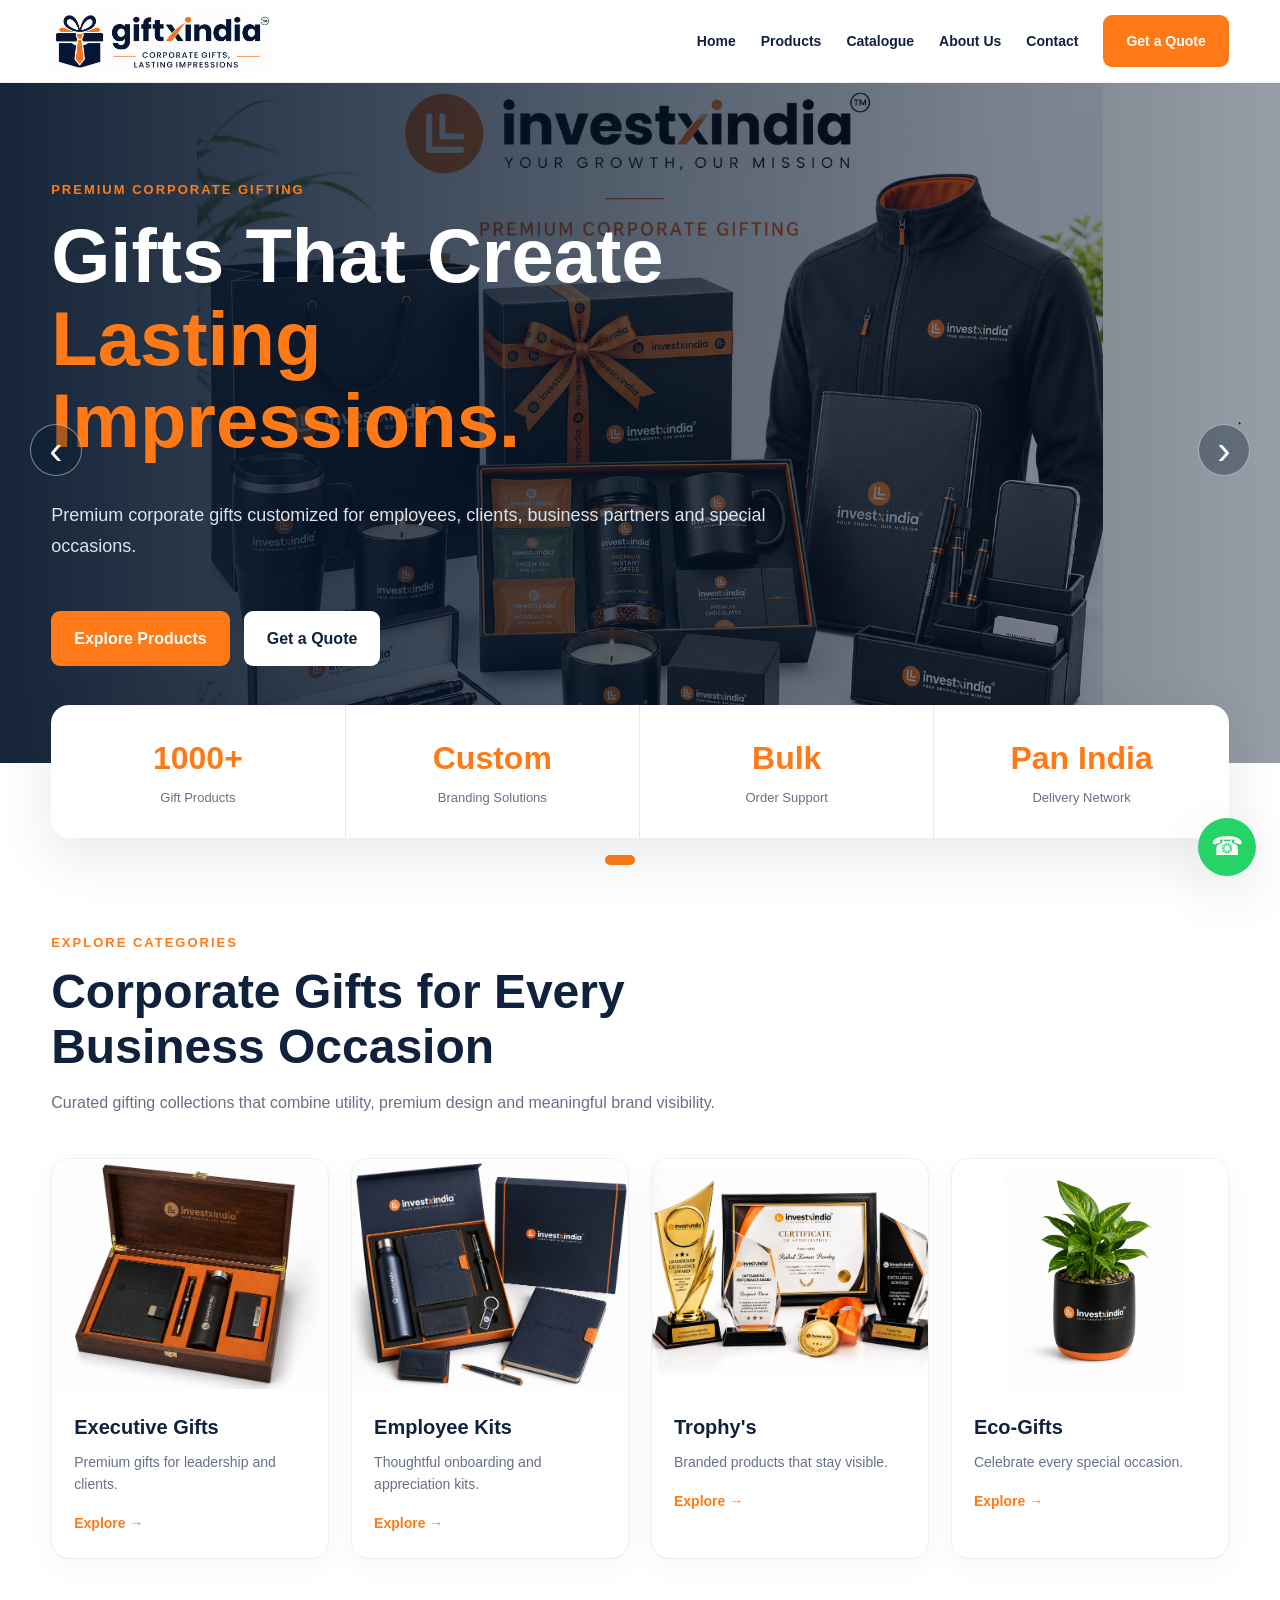
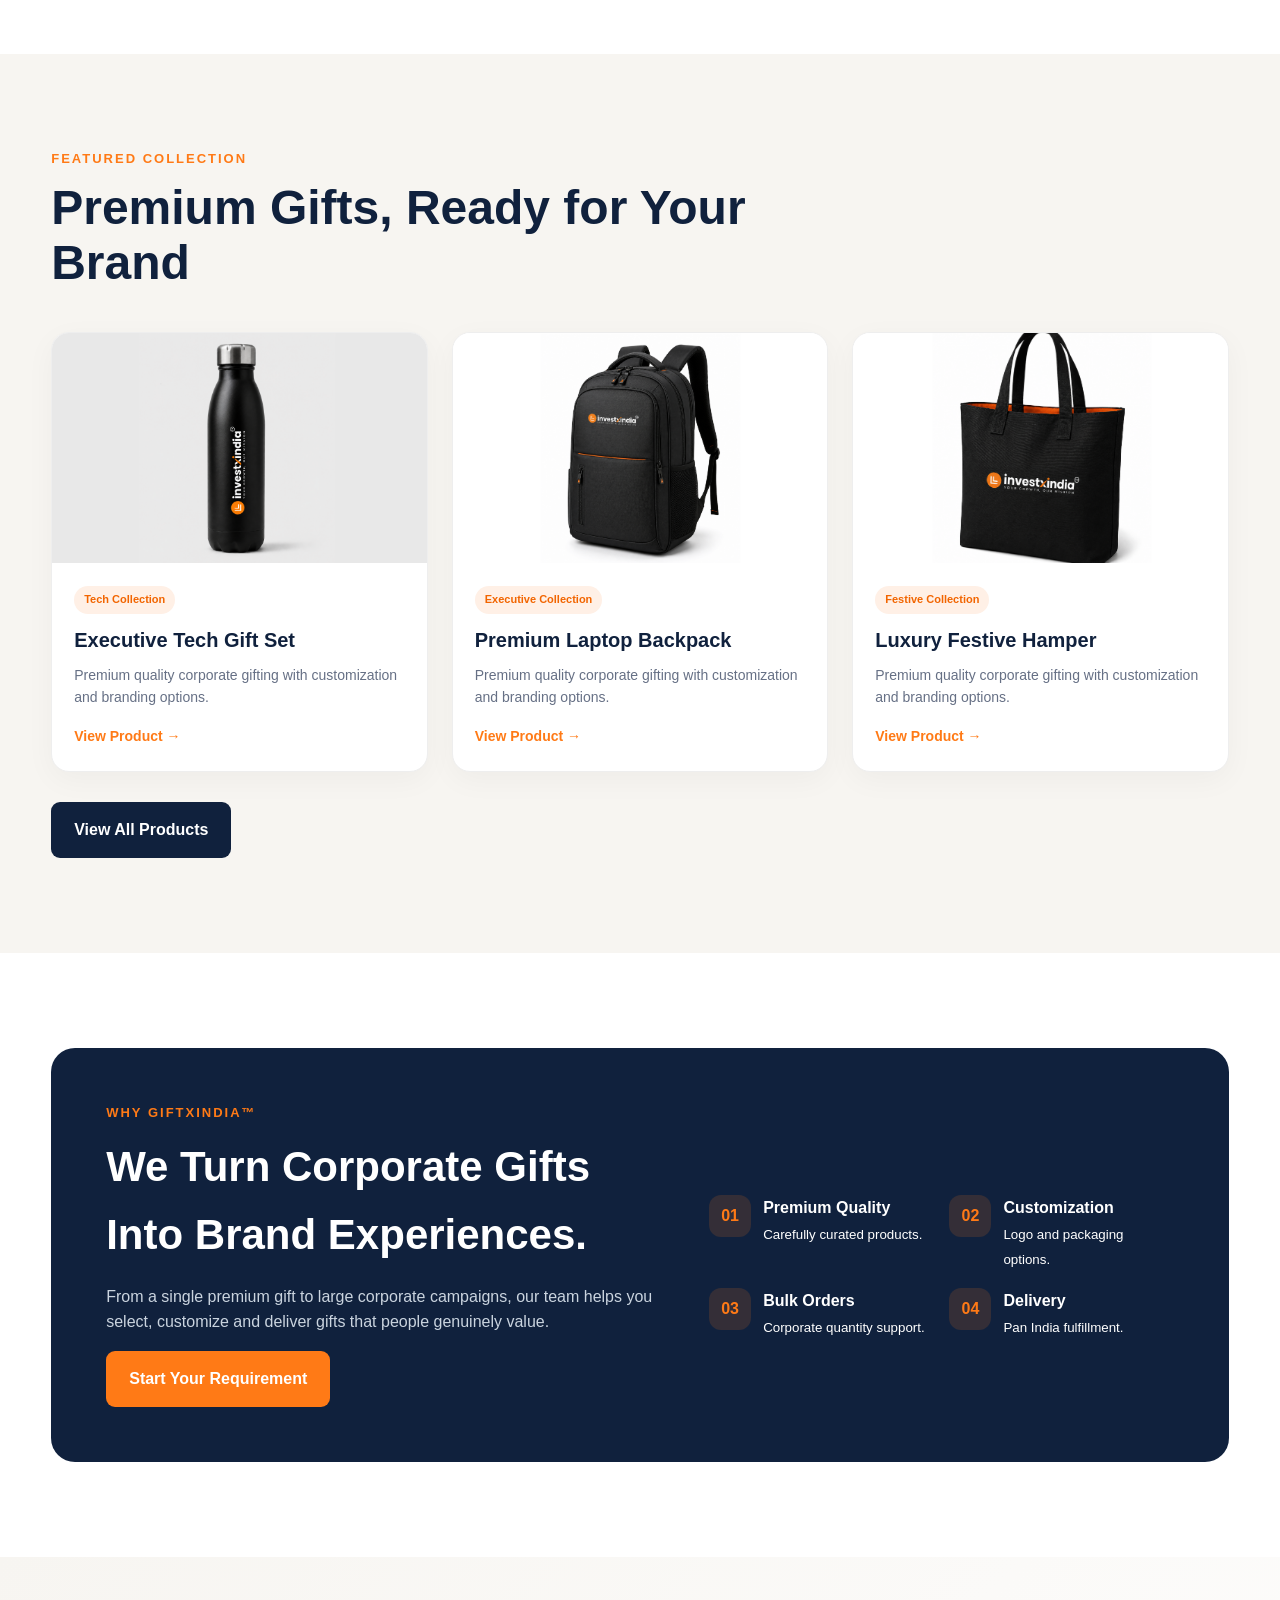
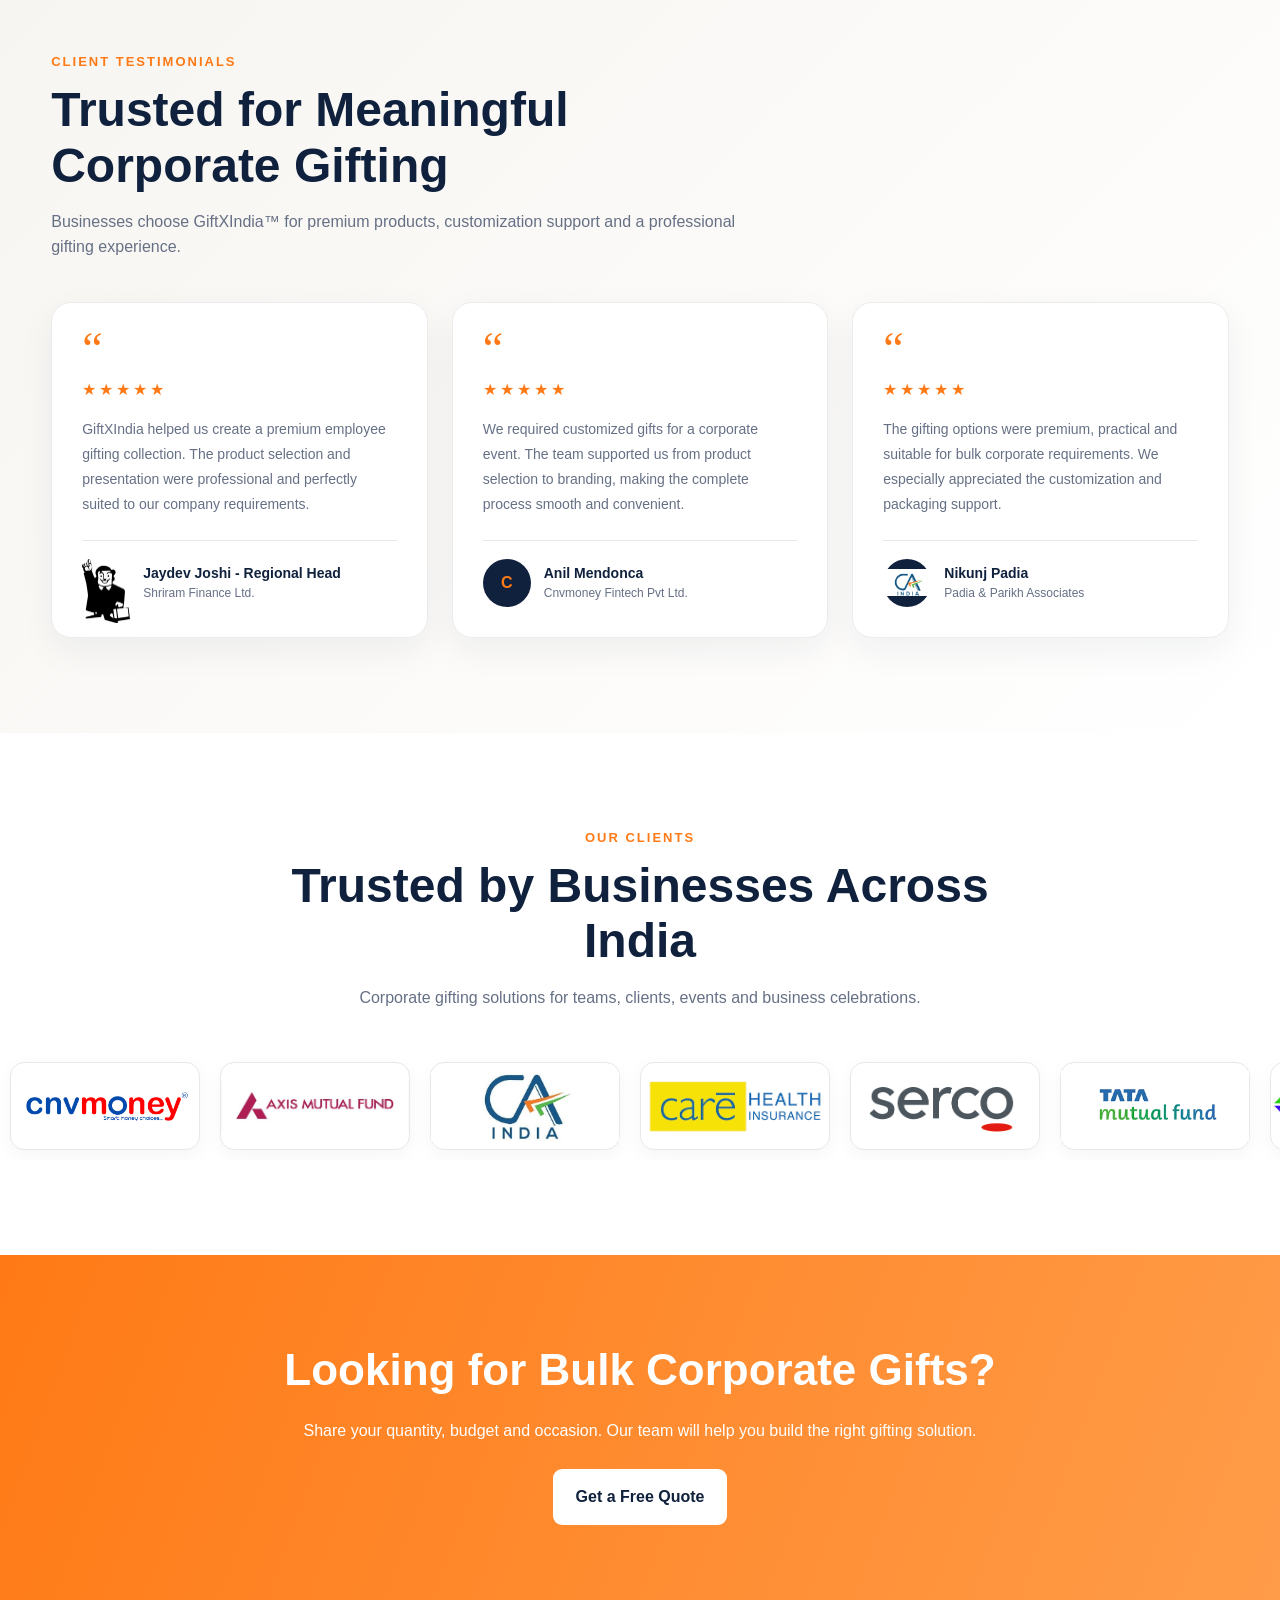
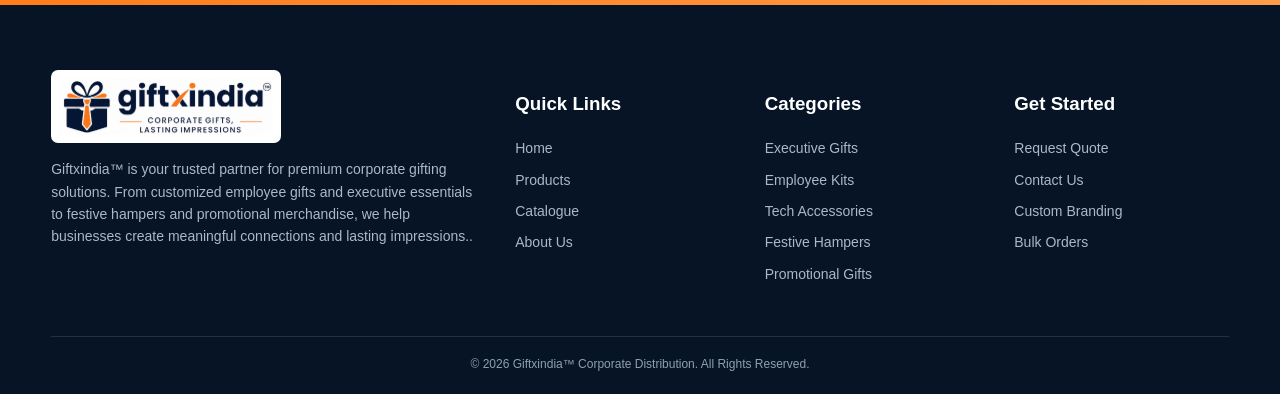
<file: index.html>
<!doctype html>
<html lang="en">

<head>

    <meta charset="utf-8">

    <meta name="viewport" content="width=device-width, initial-scale=1">

    <!-- Website Title -->
    <title>Giftxindia™ | Premium Corporate Gifting</title>

    <!-- Website Description -->
    <meta name="description"
        content="Premium corporate gifts, customized employee kits, festive hampers and promotional merchandise.">

    <!-- Website Favicon / Browser Tab Icon -->
    <link rel="icon" type="image/png" href="assets/icone.png">

    <!-- Apple / Mobile Icon -->
    <link rel="apple-touch-icon" href="assets/icone.png">

    <!-- Website CSS -->
    <link rel="stylesheet" href="assets/styles.css">

</head>

<body>
<header><div class="container nav">
<a class="logo" href="index.html"><img src="assets/giftxindia-logo.png" alt="GiftXIndia™"></a>
<button class="mobile-btn" aria-label="Menu">☰</button>
<nav class="menu">

    <a href="index.html">Home</a>

    <a href="products.html">Products</a>

    <a href="assets/Giftxindia Catalogue.pdf" 
       target="_blank" 
       rel="noopener noreferrer">
        Catalogue
    </a>

    <a href="about.html">About Us</a>

    <a href="contact.html">Contact</a>

    <a class="btn btn-orange" href="quote.html">
        Get a Quote
    </a>

</nav>
</nav></div></header>


<section class="hero-slider" aria-label="Giftxindia promotional slider">

    <!-- SLIDER 1 -->

    <div class="slide active"
         style="background-image:linear-gradient(90deg,rgba(7,23,44,.94),rgba(7,23,44,.42)),url('assets/all-set.png')">

        <div class="container slide-content">

            <div class="eyebrow">Premium Corporate Gifting</div>

            <h1>
                Gifts That Create
                <span>Lasting Impressions.</span>
            </h1>

            <p>
                Premium corporate gifts customized for employees, clients,
                business partners and special occasions.
            </p>

            <div class="hero-actions">
                <a class="btn btn-orange" href="products.html">
                    Explore Products
                </a>

                <a class="btn btn-light" href="quote.html">
                    Get a Quote
                </a>
            </div>

        </div>

    </div>


    <!-- SLIDER 2 -->

    <div class="slide"
         style="background-image:linear-gradient(90deg,rgba(7,23,44,.94),rgba(7,23,44,.42)),url('assets/all-set2.png')">

        <div class="container slide-content">

            <div class="eyebrow">
                Employee Welcome Kits
            </div>

            <h1>
                Welcome Your Team With
                <span>Something Special.</span>
            </h1>

            <p>
                Customized onboarding kits and employee appreciation gifts
                designed to strengthen your workplace culture.
            </p>

            <div class="hero-actions">

                <a class="btn btn-orange" href="products.html">
                    Explore Employee Gifts
                </a>

                <a class="btn btn-light" href="catalogue.html">
                    Request Catalogue
                </a>

            </div>

        </div>

    </div>


    <!-- SLIDER 3 -->

    <div class="slide"
         style="background-image:linear-gradient(90deg,rgba(7,23,44,.94),rgba(7,23,44,.42)),url('assets/diwali-set.png')">

        <div class="container slide-content">

            <div class="eyebrow">
                Festive & Bulk Gifting
            </div>

            <h1>
                Celebrate Every Occasion With
                <span>Premium Gifts.</span>
            </h1>

            <p>
                Festive hampers, luxury gift boxes and customized corporate
                gifting solutions for bulk requirements.
            </p>

            <div class="hero-actions">

                <a class="btn btn-orange" href="quote.html">
                    Plan Bulk Order
                </a>

                <a class="btn btn-light" href="products.html">
                    View Collection
                </a>

            </div>

        </div>

    </div>

</section>

    <button class="slider-arrow prev" aria-label="Previous slide">‹</button>
    <button class="slider-arrow next" aria-label="Next slide">›</button>

    <div class="slider-dots">
        <button class="slider-dot active" data-slide="0" aria-label="Slide 1"></button>
        <button class="slider-dot" data-slide="1" aria-label="Slide 2"></button>
        <button class="slider-dot" data-slide="2" aria-label="Slide 3"></button>
    </div>

</section>

<div class="container stats"><div class="stats-grid"><div class="stat"><strong>1000+</strong><span>Gift Products</span></div><div class="stat"><strong>Custom</strong><span>Branding Solutions</span></div><div class="stat"><strong>Bulk</strong><span>Order Support</span></div><div class="stat"><strong>Pan India</strong><span>Delivery Network</span></div></div></div>
<section class="section"><div class="container"><div class="section-head">
<div class="eyebrow">Explore Categories</div><h2>Corporate Gifts for Every Business Occasion</h2><p>Curated gifting collections that combine utility, premium design and meaningful brand visibility.</p></div><div class="grid-4">
<div class="card"><div class="card-img"><img src="assets/Excutive.png"></div>
<div class="card-body"><h3>Executive Gifts</h3><p>Premium gifts for leadership and clients.</p><a href="products.html" class="link-orange">Explore →</a></div></div>
<div class="card"><div class="card-img"><img src="assets/emp-set.png"></div>
<div class="card-body"><h3>Employee Kits</h3><p>Thoughtful onboarding and appreciation kits.</p><a href="products.html" class="link-orange">Explore →</a></div></div>
<div class="card"><div class="card-img"><img src="assets/trophy-set.png"></div>
<div class="card-body"><h3>Trophy's</h3><p>Branded products that stay visible.</p><a href="products.html" class="link-orange">Explore →</a></div></div>
<div class="card"><div class="card-img"><img src="assets/pot.png"></div>
<div class="card-body"><h3>Eco-Gifts</h3><p>Celebrate every special occasion.</p><a href="products.html" class="link-orange">Explore →</a></div></div>
</div></div></section>
<section class="section section-soft"><div class="container"><div class="section-head"><div class="eyebrow">Featured Collection</div><h2>Premium Gifts, Ready for Your Brand</h2></div><div class="grid-3"><article class="card product-item" data-category="tech"><div class="card-img"><img src="assets/bottle.png" alt="Executive Tech Gift Set"></div><div class="card-body"><span class="product-tag">Tech Collection</span><h3>Executive Tech Gift Set</h3><p>Premium quality corporate gifting with customization and branding options.</p><a class="link-orange" href="product-detail.html">View Product →</a></div></article>
<article class="card product-item" data-category="executive"><div class="card-img"><img src="assets/b-bag.png" alt="Premium Laptop Backpack"></div><div class="card-body"><span class="product-tag">Executive Collection</span><h3>Premium Laptop Backpack</h3><p>Premium quality corporate gifting with customization and branding options.</p><a class="link-orange" href="product-detail.html">View Product →</a></div></article>
<article class="card product-item" data-category="festive"><div class="card-img"><img src="assets/h-bag.png" alt="Luxury Festive Hamper"></div><div class="card-body"><span class="product-tag">Festive Collection</span><h3>Luxury Festive Hamper</h3><p>Premium quality corporate gifting with customization and branding options.</p><a class="link-orange" href="product-detail.html">View Product →</a></div></article></div><div style="margin-top:30px"><a class="btn btn-dark" href="products.html">View All Products</a></div></div></section>
<section class="section"><div class="container"><div class="feature-banner"><div><div class="eyebrow">Why GiftXIndia™</div><h2 style="font-size:42px;margin:10px 0">We Turn Corporate Gifts Into Brand Experiences.</h2><p>From a single premium gift to large corporate campaigns, our team helps you select, customize and deliver gifts that people genuinely value.</p><a class="btn btn-orange" href="quote.html">Start Your Requirement</a></div><div class="feature-list"><div class="feature-item"><div class="icon">01</div><div><b>Premium Quality</b><br><small>Carefully curated products.</small></div></div><div class="feature-item"><div class="icon">02</div><div><b>Customization</b><br><small>Logo and packaging options.</small></div></div><div class="feature-item"><div class="icon">03</div><div><b>Bulk Orders</b><br><small>Corporate quantity support.</small></div></div><div class="feature-item"><div class="icon">04</div><div><b>Delivery</b><br><small>Pan India fulfillment.</small></div></div></div></div></div></section>

<section class="section testimonial-section">
    <div class="container">
        <div class="section-head">
            <div class="eyebrow">Client Testimonials</div>
            <h2>Trusted for Meaningful Corporate Gifting</h2>
            <p>Businesses choose GiftXIndia™ for premium products, customization support and a professional gifting experience.</p>
        </div>

        <div class="testimonial-grid">

            <article class="testimonial-card">
                <div class="quote-mark">“</div>
                <div class="stars">★★★★★</div>
                <p>
                    GiftXIndia helped us create a premium employee gifting collection.
                    The product selection and presentation were professional and
                    perfectly suited to our company requirements.
                </p>
                <div class="testimonial-person"> 
                    <div class="person-avatar"><img src="assets/shriramicon.png"></div>
                    <div>
                        <strong>Jaydev Joshi - Regional Head</strong>
                        <span>Shriram Finance Ltd.</span>
                    </div>
                </div>
            </article>

            <article class="testimonial-card">
                <div class="quote-mark">“</div>
                <div class="stars">★★★★★</div>
                <p>
                    We required customized gifts for a corporate event.
                    The team supported us from product selection to branding,
                    making the complete process smooth and convenient.
                </p>
                <div class="testimonial-person">
                    <div class="person-avatar">C</div>
                    <div>
                        <strong>Anil Mendonca</strong>
                        <span>Cnvmoney Fintech Pvt Ltd.</span>
                    </div>
                </div>
            </article>

            <article class="testimonial-card">
                <div class="quote-mark">“</div>
                <div class="stars">★★★★★</div>
                <p>
                    The gifting options were premium, practical and suitable
                    for bulk corporate requirements. We especially appreciated
                    the customization and packaging support.
                </p>
                <div class="testimonial-person">
                    <div class="person-avatar"><img src="assets/caicon.png"></div>
                    <div>
                        <strong>Nikunj Padia</strong>
                        <span>Padia & Parikh Associates</span>
                    </div>
                </div>
            </article>

        </div>
    </div>
</section>

<section class="section clients-section">
    <div class="container">
        <div class="section-head" style="text-align:center;margin-left:auto;margin-right:auto">
            <div class="eyebrow">Our Clients</div>
            <h2>Trusted by Businesses Across India</h2>
            <p>Corporate gifting solutions for teams, clients, events and business celebrations.</p>
        </div>
    </div>

    <div class="logo-slider">

    <div class="logo-track">

        <!-- CLIENT LOGOS -->

        <div class="client-logo">
            <img src="clientlogo/cnvmoney.png" alt="Client Logo 1">
        </div>

        <div class="client-logo">
            <img src="clientlogo/axismf.png" alt="Client Logo 2">
        </div>

        <div class="client-logo">
            <img src="clientlogo/ca.png" alt="Client Logo 3">
        </div>

        <div class="client-logo">
            <img src="clientlogo/care.png" alt="Client Logo 4">
        </div>

        <div class="client-logo">
            <img src="clientlogo/serco.png" alt="Client Logo 5">
        </div>

        <div class="client-logo">
            <img src="clientlogo/tatamf.png" alt="Client Logo 6">
        </div>

        <div class="client-logo">
            <img src="clientlogo/bassein.png" alt="Client Logo 7">
        </div>

        <div class="client-logo">
            <img src="clientlogo/prudent.png" alt="Client Logo 8">
        </div>

        <div class="client-logo">
            <img src="clientlogo/shriram.png" alt="Client Logo 9">
        </div>

        <!-- DUPLICATE LOGOS FOR INFINITE SLIDER -->

        <div class="client-logo">
            <img src="clientlogo/cnvmoney.png" alt="Client Logo 1">
        </div>

        <div class="client-logo">
            <img src="clientlogo/axismf.png" alt="Client Logo 2">
        </div>

        <div class="client-logo">
            <img src="clientlogo/ca.png" alt="Client Logo 3">
        </div>

        <div class="client-logo">
            <img src="clientlogo/care.png" alt="Client Logo 4">
        </div>

        <div class="client-logo">
            <img src="clientlogo/serco.png" alt="Client Logo 5">
        </div>

        <div class="client-logo">
            <img src="clientlogo/tatamf.png" alt="Client Logo 6">
        </div>

        <div class="client-logo">
            <img src="clientlogo/bassein.png" alt="Client Logo 7">
        </div>

        <div class="client-logo">
            <img src="clientlogo/prudent.png" alt="Client Logo 8">
        </div>

        <div class="client-logo">
            <img src="clientlogo/shriram.png" alt="Client Logo 9">
        </div>
</div>
</section>

<section class="cta"><h2>Looking for Bulk Corporate Gifts?</h2><p>Share your quantity, budget and occasion. Our team will help you build the right gifting solution.</p><a class="btn btn-light" href="quote.html">Get a Free Quote</a></section>

<footer><div class="container footer-grid">
<div><img class="footer-logo" src="assets/giftxindia-logo.png" alt="GiftXIndia™"><p>Giftxindia™ is your trusted partner for premium corporate gifting solutions. From customized employee gifts and executive essentials to festive hampers and promotional merchandise, we help businesses create meaningful connections and lasting impressions..</p></div>
<div><h3>Quick Links</h3><ul><li><a href="index.html">Home</a></li><li><a href="products.html">Products</a></li><li><a href="catalogue.html">Catalogue</a></li><li><a href="about.html">About Us</a></li></ul></div>
<div><h3>Categories</h3><ul><li>Executive Gifts</li><li>Employee Kits</li><li>Tech Accessories</li><li>Festive Hampers</li><li>Promotional Gifts</li></ul></div>
<div><h3>Get Started</h3><ul><li><a href="quote.html">Request Quote</a></li><li><a href="contact.html">Contact Us</a></li><li>Custom Branding</li><li>Bulk Orders</li></ul></div>
</div><div class="container copyright">© 2026 Giftxindia™ Corporate Distribution. All Rights Reserved.</div></footer>
<a class="whatsapp" href="https://wa.me/919451720757" target="_blank" aria-label="WhatsApp">☎</a>
<script src="assets/app.js"></script>
</body></html>
</file>
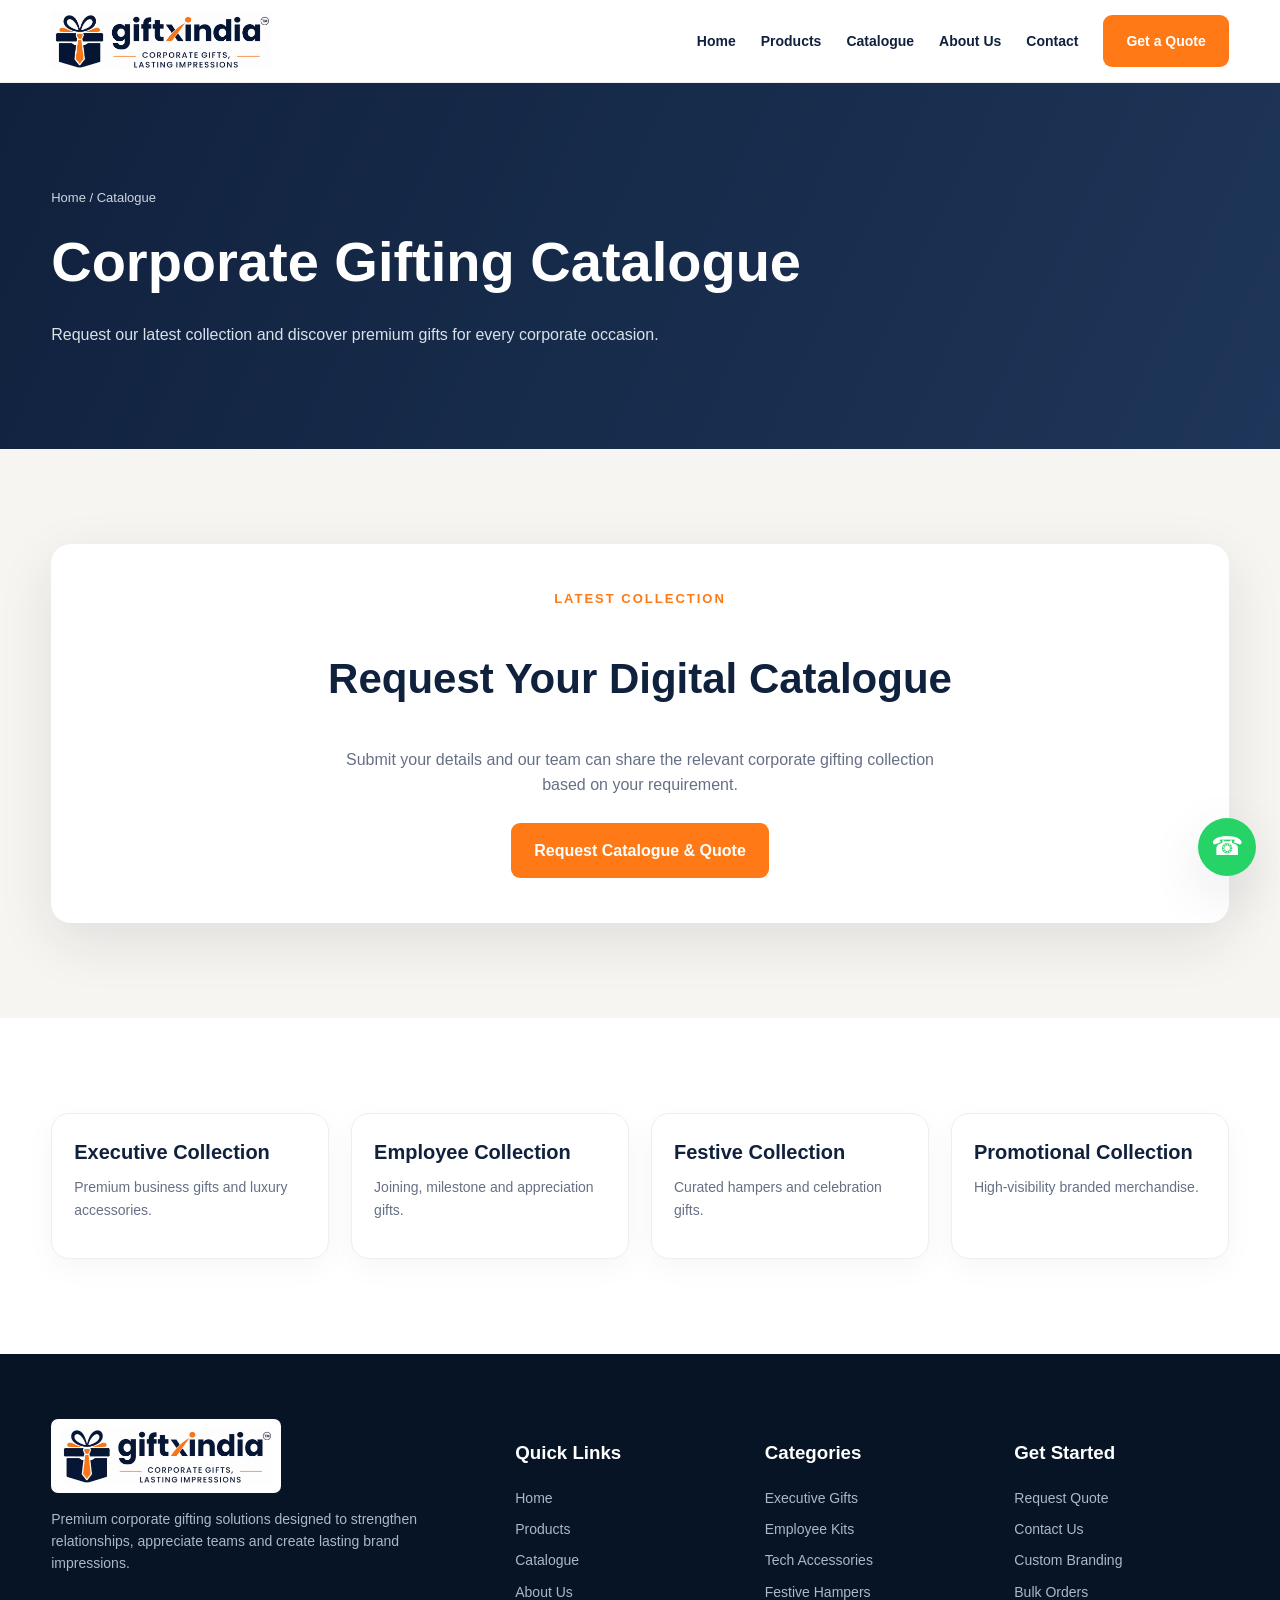
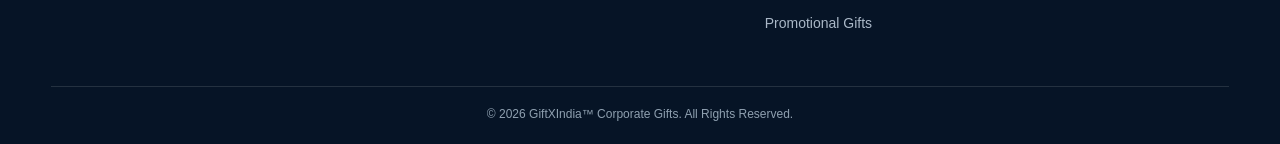
<file: catalogue.html>
<!doctype html><html lang="en"><head><meta charset="utf-8"><meta name="viewport" content="width=device-width,initial-scale=1"><title>Catalogue | GiftXIndia™</title><link rel="stylesheet" href="assets/styles.css"></head>
<header><div class="container nav">
<a class="logo" href="index.html"><img src="assets/giftxindia-logo.png" alt="GiftXIndia™"></a>
<button class="mobile-btn" aria-label="Menu">☰</button>
<nav class="menu">
<a href="index.html">Home</a><a href="products.html">Products</a><a href="catalogue.html">Catalogue</a><a href="about.html">About Us</a><a href="contact.html">Contact</a>
<a class="btn btn-orange" href="quote.html">Get a Quote</a>
</nav></div></header>
<section class="page-hero"><div class="container"><div class="breadcrumb">Home / Catalogue</div><h1>Corporate Gifting Catalogue</h1><p>Request our latest collection and discover premium gifts for every corporate occasion.</p></div></section><section class="section section-soft"><div class="container"><div class="catalogue-box"><div class="eyebrow">Latest Collection</div><h2 style="font-size:42px">Request Your Digital Catalogue</h2><p style="color:var(--muted);max-width:620px;margin:0 auto 25px">Submit your details and our team can share the relevant corporate gifting collection based on your requirement.</p><a class="btn btn-orange" href="assets/Giftxindia Catalogue.pdf">Request Catalogue & Quote</a></div></div></section><section class="section"><div class="container"><div class="grid-4"><div class="card"><div class="card-body"><h3>Executive Collection</h3><p>Premium business gifts and luxury accessories.</p></div></div><div class="card"><div class="card-body"><h3>Employee Collection</h3><p>Joining, milestone and appreciation gifts.</p></div></div><div class="card"><div class="card-body"><h3>Festive Collection</h3><p>Curated hampers and celebration gifts.</p></div></div><div class="card"><div class="card-body"><h3>Promotional Collection</h3><p>High-visibility branded merchandise.</p></div></div></div></div></section>
<footer><div class="container footer-grid">
<div><img class="footer-logo" src="assets/giftxindia-logo.png" alt="GiftXIndia™"><p>Premium corporate gifting solutions designed to strengthen relationships, appreciate teams and create lasting brand impressions.</p></div>
<div><h3>Quick Links</h3><ul><li><a href="index.html">Home</a></li><li><a href="products.html">Products</a></li><li><a href="catalogue.html">Catalogue</a></li><li><a href="about.html">About Us</a></li></ul></div>
<div><h3>Categories</h3><ul><li>Executive Gifts</li><li>Employee Kits</li><li>Tech Accessories</li><li>Festive Hampers</li><li>Promotional Gifts</li></ul></div>
<div><h3>Get Started</h3><ul><li><a href="quote.html">Request Quote</a></li><li><a href="contact.html">Contact Us</a></li><li>Custom Branding</li><li>Bulk Orders</li></ul></div>
</div><div class="container copyright">© 2026 GiftXIndia™ Corporate Gifts. All Rights Reserved.</div></footer>
<a class="whatsapp" href="https://wa.me/919451720757" target="_blank" aria-label="WhatsApp">☎</a>
<script src="assets/app.js"></script>
</body></html>
</file>
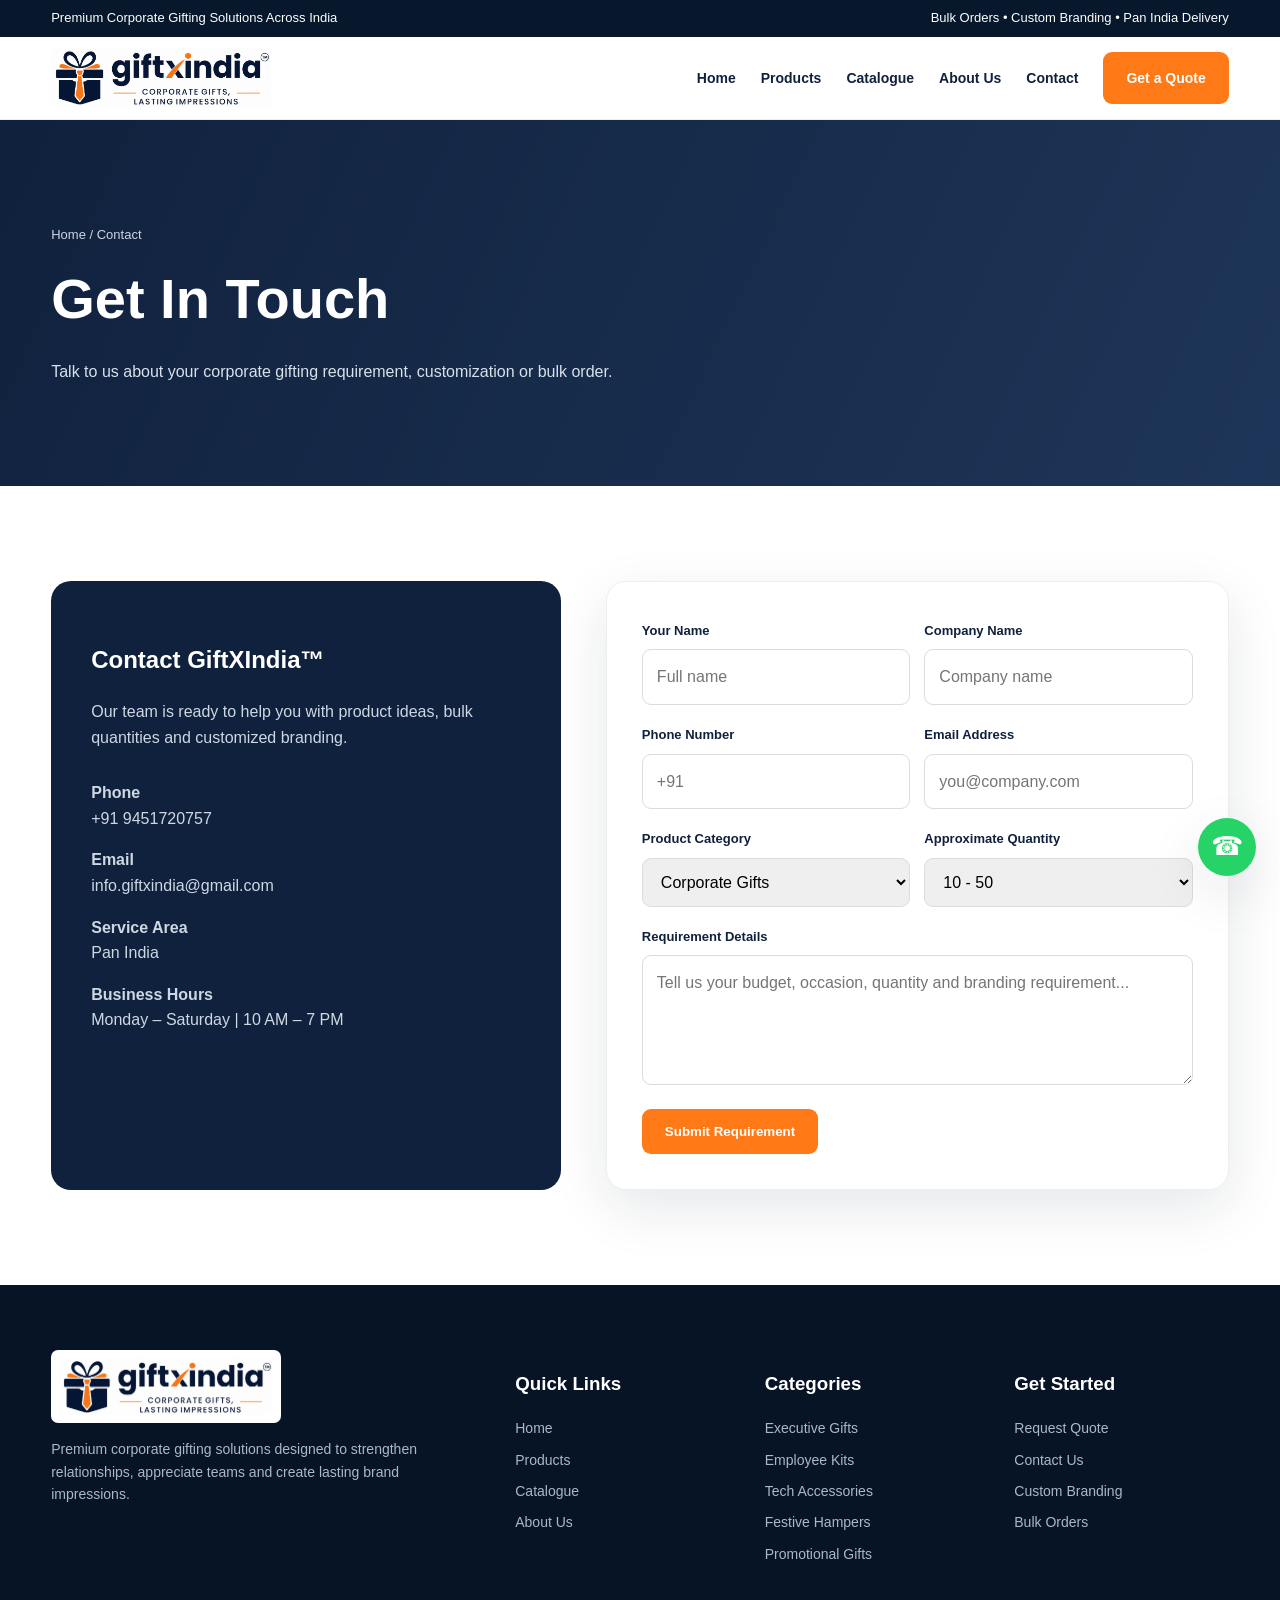
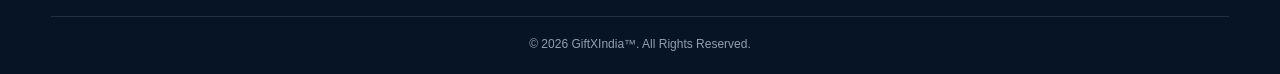
<file: contact.html>
<!doctype html><html lang="en"><head><meta charset="utf-8"><meta name="viewport" content="width=device-width,initial-scale=1"><title>Contact Us | GiftXIndia™</title><link rel="stylesheet" href="assets/styles.css"></head><body>
<div class="topbar"><div class="container"><span>Premium Corporate Gifting Solutions Across India</span><span>Bulk Orders • Custom Branding • Pan India Delivery</span></div></div>
<header><div class="container nav">
<a class="logo" href="index.html"><img src="assets/giftxindia-logo.png" alt="GiftXIndia™"></a>
<button class="mobile-btn" aria-label="Menu">☰</button>
<nav class="menu">
<a href="index.html">Home</a><a href="products.html">Products</a><a href="catalogue.html">Catalogue</a><a href="about.html">About Us</a><a href="contact.html">Contact</a>
<a class="btn btn-orange" href="quote.html">Get a Quote</a>
</nav></div></header>
<section class="page-hero"><div class="container"><div class="breadcrumb">Home / Contact</div><h1>Get In Touch</h1><p>Talk to us about your corporate gifting requirement, customization or bulk order.</p></div></section><section class="section"><div class="container contact-grid"><div class="info-panel"><h2>Contact GiftXIndia™</h2><p>Our team is ready to help you with product ideas, bulk quantities and customized branding.</p><div style="margin-top:30px"><p><b>Phone</b><br>+91 9451720757</p><p><b>Email</b><br>info.giftxindia@gmail.com</p><p><b>Service Area</b><br>Pan India</p><p><b>Business Hours</b><br>Monday – Saturday | 10 AM – 7 PM</p></div></div><form class="form-card"><div class="form-row"><div><label>Your Name</label><input required placeholder="Full name"></div><div><label>Company Name</label><input placeholder="Company name"></div></div><div class="form-row"><div><label>Phone Number</label><input required placeholder="+91"></div><div><label>Email Address</label><input type="email" required placeholder="you@company.com"></div></div><div class="form-row"><div><label>Product Category</label><select><option>Corporate Gifts</option><option>Employee Kits</option><option>Festive Hampers</option><option>Promotional Gifts</option><option>Executive Gifts</option></select></div><div><label>Approximate Quantity</label><select><option>10 - 50</option><option>51 - 100</option><option>101 - 500</option><option>500+</option></select></div></div><label>Requirement Details</label><textarea placeholder="Tell us your budget, occasion, quantity and branding requirement..."></textarea><button class="btn btn-orange" type="submit">Submit Requirement</button><div class="notice">Thank you! Your request has been submitted successfully.</div></form></div></section>
<footer><div class="container footer-grid">
<div><img class="footer-logo" src="assets/giftxindia-logo.png" alt="GiftXIndia™"><p>Premium corporate gifting solutions designed to strengthen relationships, appreciate teams and create lasting brand impressions.</p></div>
<div><h3>Quick Links</h3><ul><li><a href="index.html">Home</a></li><li><a href="products.html">Products</a></li><li><a href="catalogue.html">Catalogue</a></li><li><a href="about.html">About Us</a></li></ul></div>
<div><h3>Categories</h3><ul><li>Executive Gifts</li><li>Employee Kits</li><li>Tech Accessories</li><li>Festive Hampers</li><li>Promotional Gifts</li></ul></div>
<div><h3>Get Started</h3><ul><li><a href="quote.html">Request Quote</a></li><li><a href="contact.html">Contact Us</a></li><li>Custom Branding</li><li>Bulk Orders</li></ul></div>
</div><div class="container copyright">© 2026 GiftXIndia™. All Rights Reserved.</div></footer>
<a class="whatsapp" href="https://wa.me/919451720757" target="_blank" aria-label="WhatsApp">☎</a>
<script src="assets/app.js"></script>
</body></html>
</file>
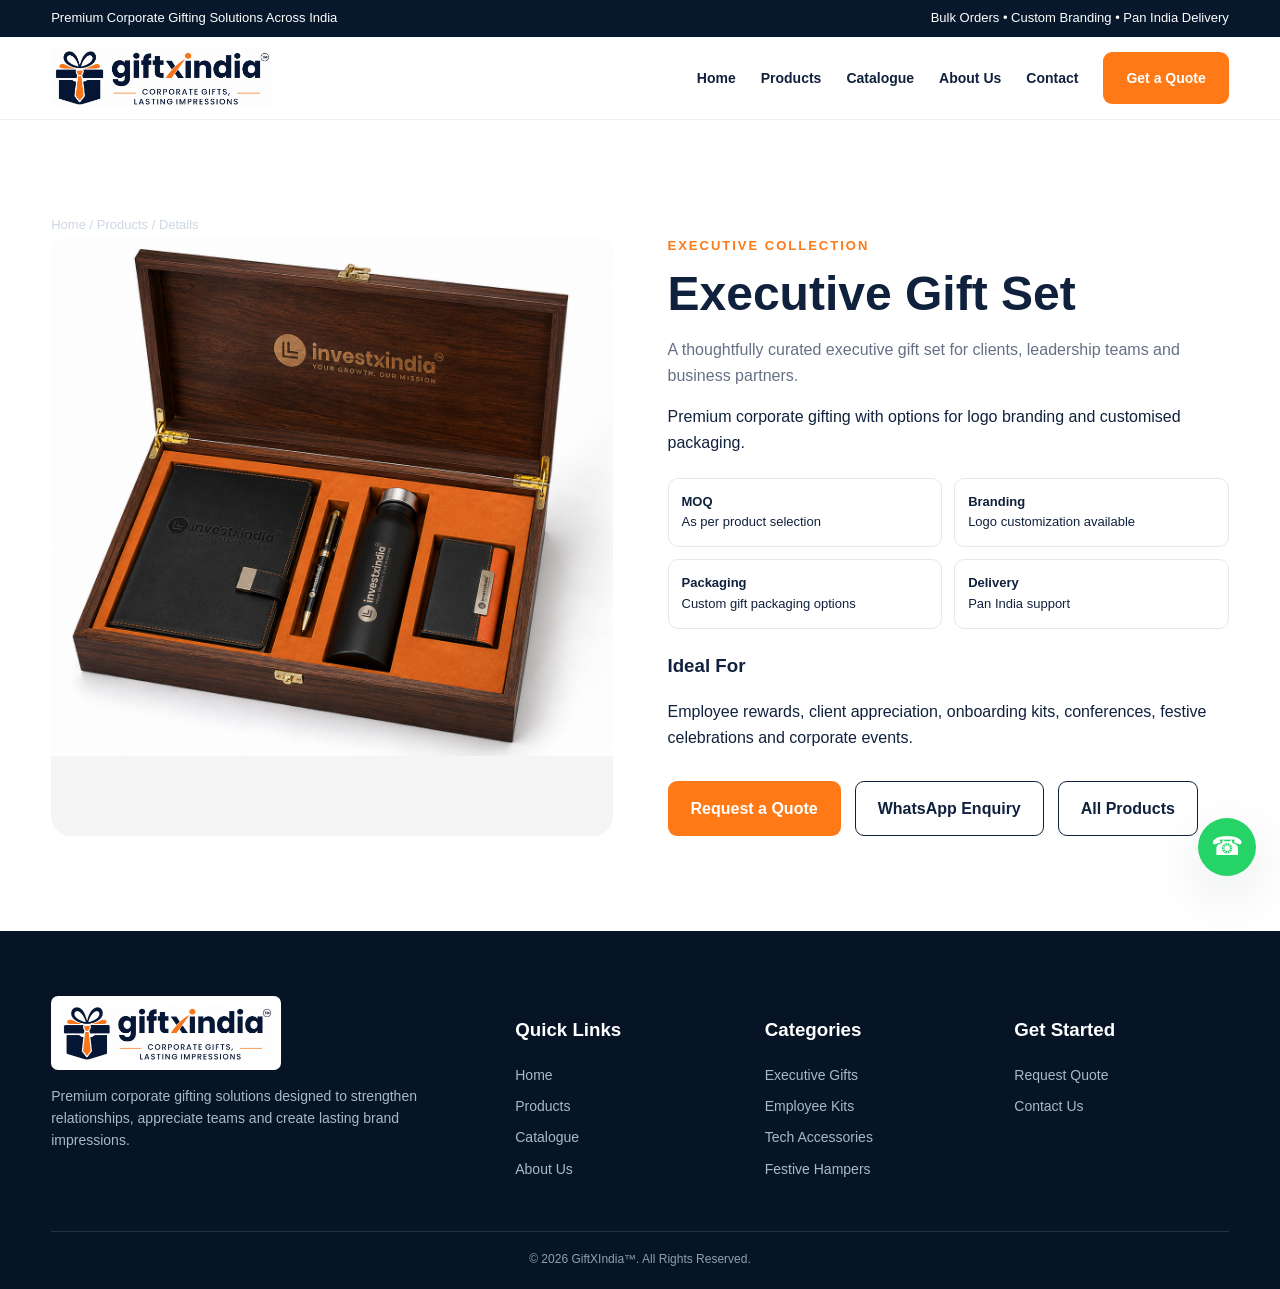
<file: product-detail.html>
<!doctype html><html lang="en"><head><meta charset="utf-8"><meta name="viewport" content="width=device-width,initial-scale=1"><title>Product Details | GiftXIndia™</title><link rel="stylesheet" href="assets/styles.css"></head><body>
<div class="topbar"><div class="container"><span>Premium Corporate Gifting Solutions Across India</span><span>Bulk Orders • Custom Branding • Pan India Delivery</span></div></div>
<header><div class="container nav"><a class="logo" href="index.html"><img src="assets/giftxindia-logo.png" alt="GiftXIndia™"></a><button class="mobile-btn" aria-label="Menu">☰</button><nav class="menu"><a href="index.html">Home</a><a href="products.html">Products</a><a href="catalogue.html">Catalogue</a><a href="about.html">About Us</a><a href="contact.html">Contact</a><a class="btn btn-orange" href="quote.html">Get a Quote</a></nav></div></header>
<section class="section"><div class="container"><div class="breadcrumb"><a href="index.html">Home</a> / <a href="products.html">Products</a> / Details</div><div class="detail-grid" id="productDetail"><p>Loading product details...</p></div></div></section>
<footer><div class="container footer-grid"><div><img class="footer-logo" src="assets/giftxindia-logo.png" alt="GiftXIndia™"><p>Premium corporate gifting solutions designed to strengthen relationships, appreciate teams and create lasting brand impressions.</p></div><div><h3>Quick Links</h3><ul><li><a href="index.html">Home</a></li><li><a href="products.html">Products</a></li><li><a href="catalogue.html">Catalogue</a></li><li><a href="about.html">About Us</a></li></ul></div><div><h3>Categories</h3><ul><li>Executive Gifts</li><li>Employee Kits</li><li>Tech Accessories</li><li>Festive Hampers</li></ul></div><div><h3>Get Started</h3><ul><li><a href="quote.html">Request Quote</a></li><li><a href="contact.html">Contact Us</a></li></ul></div></div><div class="container copyright">© 2026 GiftXIndia™. All Rights Reserved.</div></footer>
<a class="whatsapp" href="https://wa.me/919451720757" target="_blank" rel="noopener" aria-label="Chat on WhatsApp">☎</a>
<script src="assets/app.js"></script><script src="assets/products-data.js"></script><script src="assets/catalogue.js"></script><script>document.addEventListener('DOMContentLoaded',()=>GiftXCatalogue.renderDetail());</script>
</body></html>
</file>
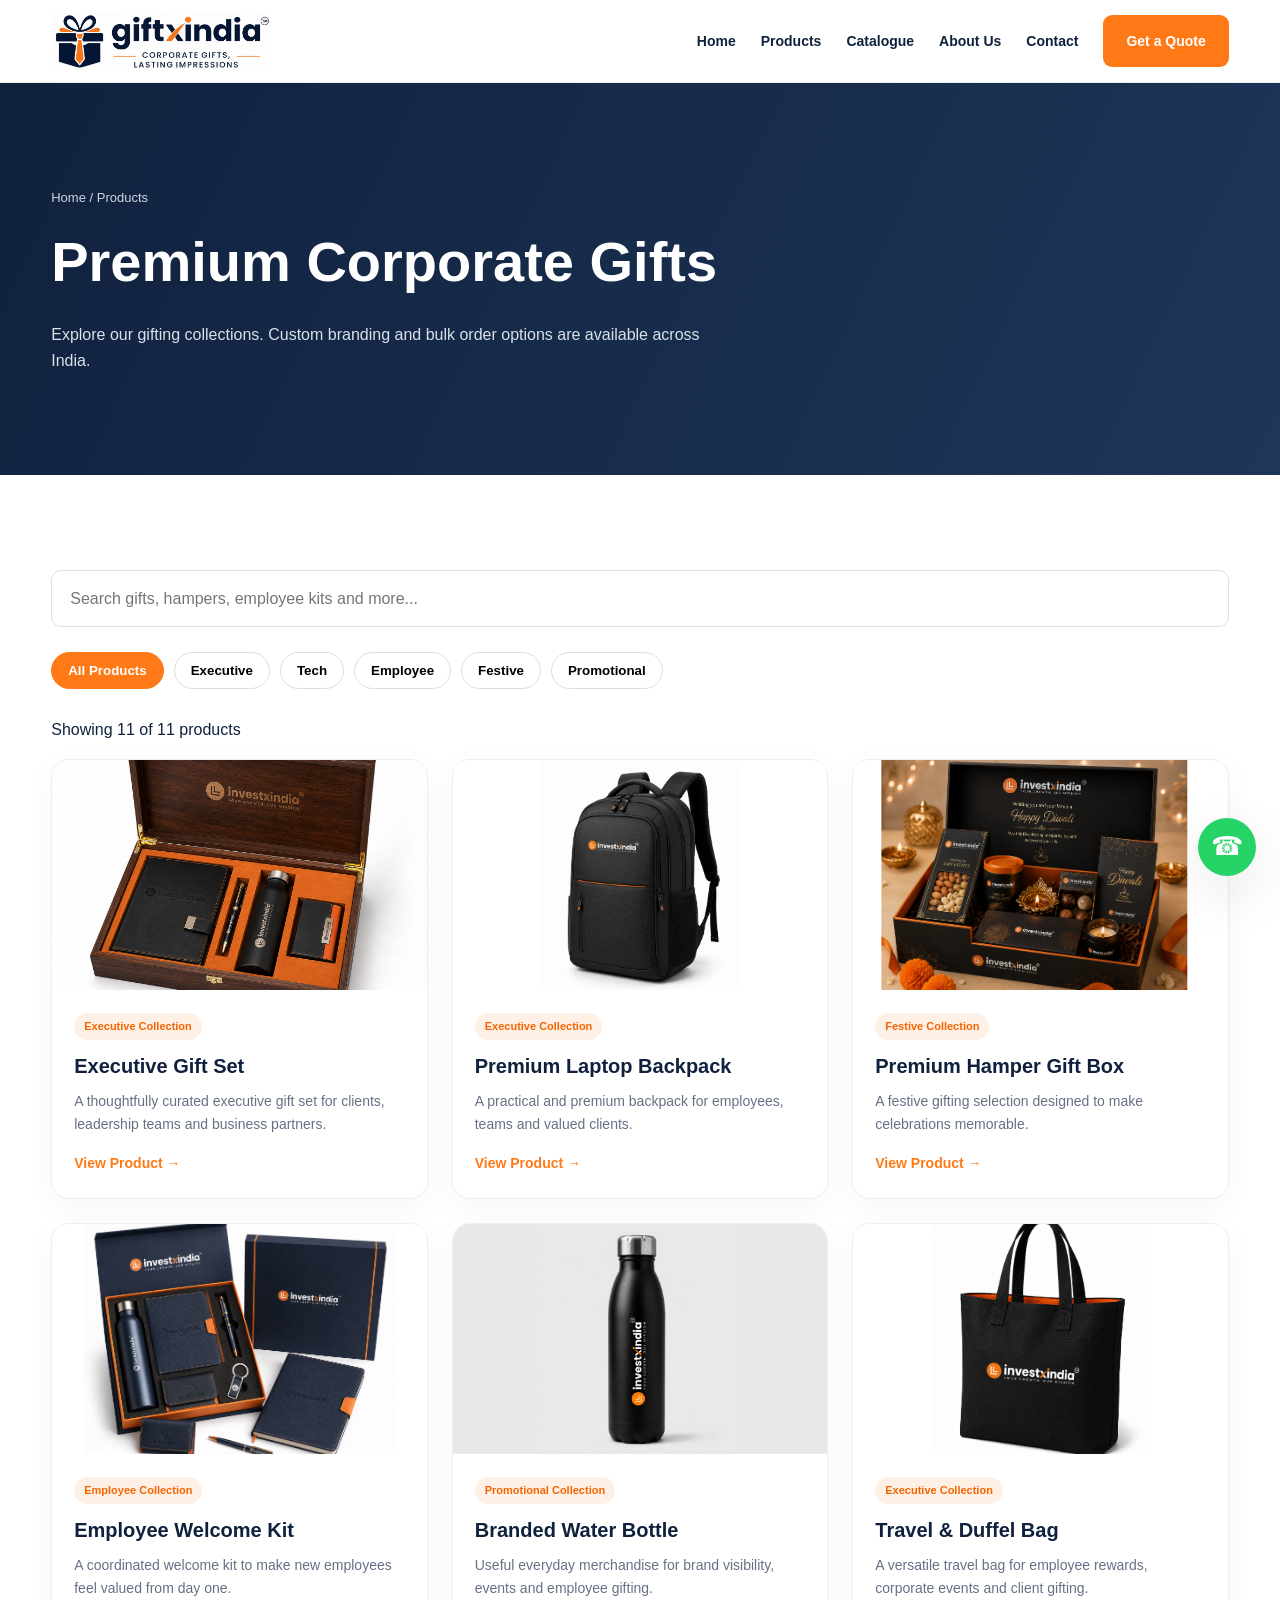
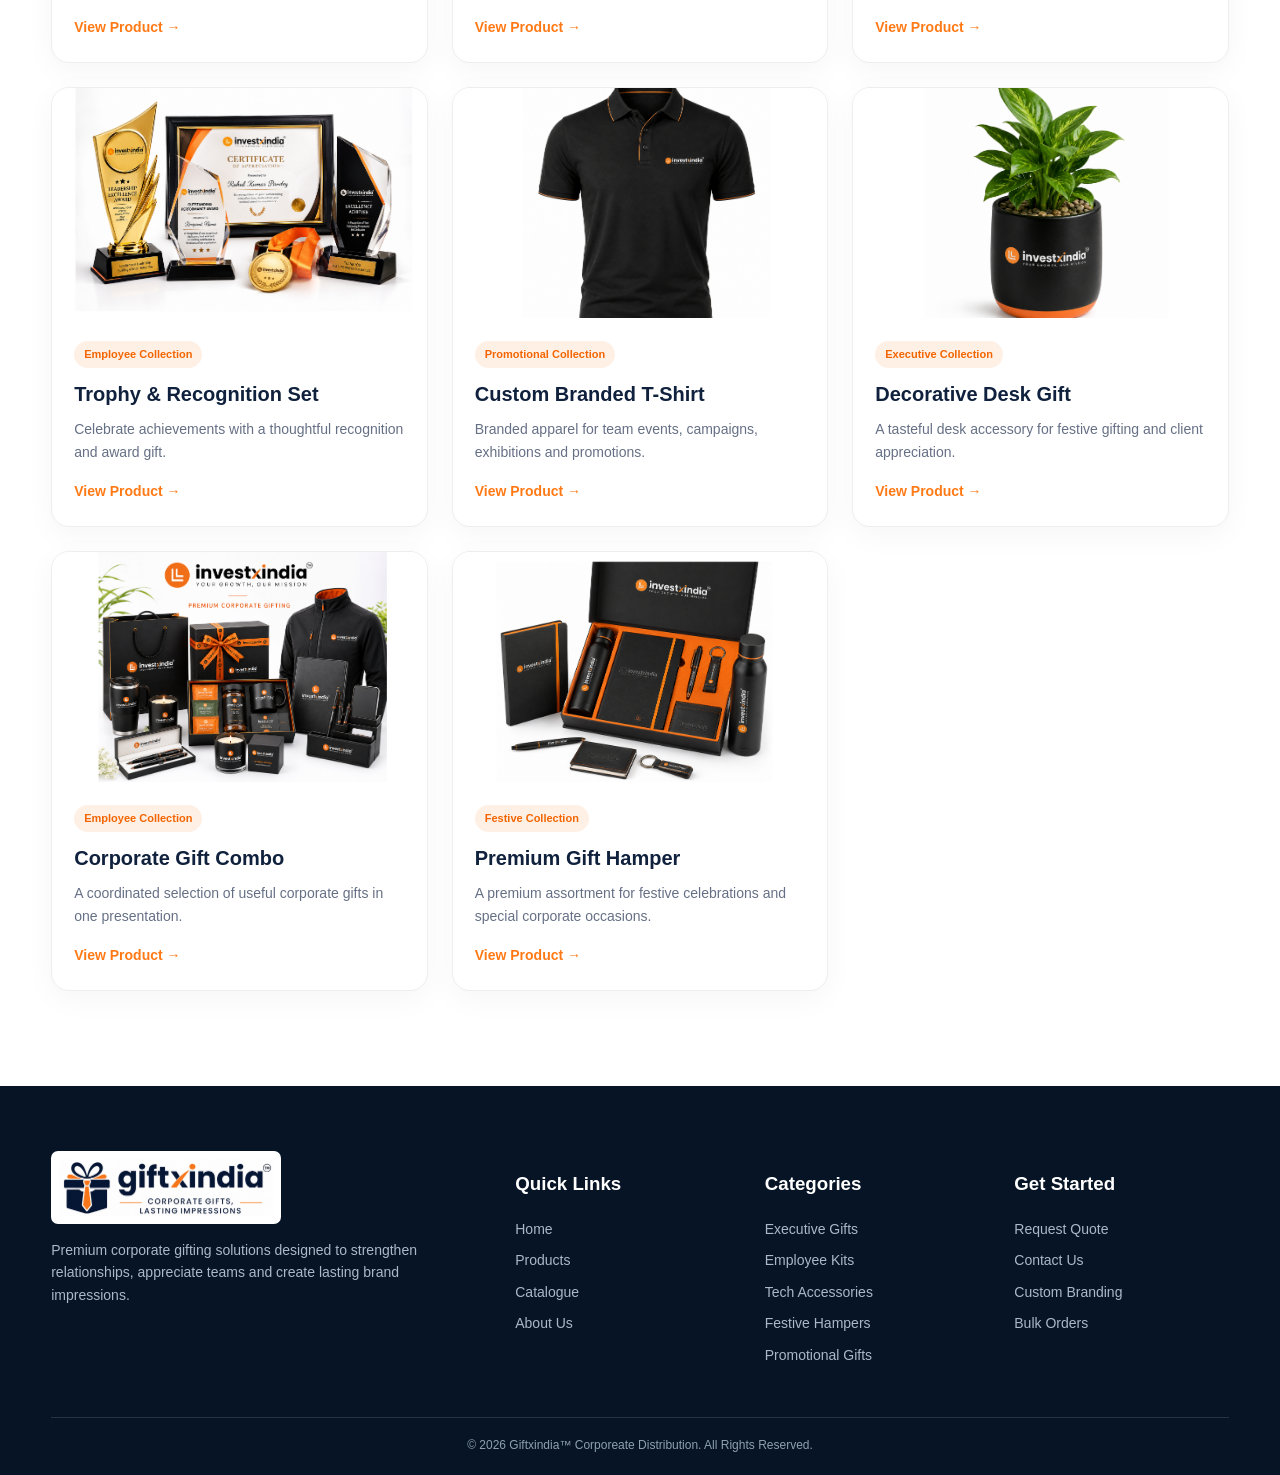
<file: products.html>
<!doctype html>
<html lang="en">
    <head>
        <meta charset="utf-8">
        <meta name="viewport" content="width=device-width,initial-scale=1">
        <meta name="description" content="Explore GiftXIndia corporate gifts, employee welcome kits, festive hampers, executive gifts and branded promotional merchandise.">
        <title>Corporate Gifts & Products | GiftXIndia™</title>
        <link rel="stylesheet" href="assets/styles.css">
    </head>
    <body>
        <header>
            <div class="container nav">
                <a class="logo" href="index.html">
                    <img src="assets/giftxindia-logo.png" alt="GiftXIndia™">
                </a>
                <button class="mobile-btn" aria-label="Menu">☰</button>
                <nav class="menu">
                    <a href="index.html">Home</a>
                    <a href="products.html">Products</a>
                    <a href="catalogue.html">Catalogue</a>
                    <a href="about.html">About Us</a>
                    <a href="contact.html">Contact</a>
                    <a class="btn btn-orange" href="https://wa.me/919451720757">Get a Quote</a>
                </nav>
            </div>
        </header>
        <section class="page-hero">
            <div class="container">
                <div class="breadcrumb">Home / Products</div>
                <h1>Premium Corporate Gifts</h1>
                <p>Explore our gifting collections. Custom branding and bulk order options are available across India.</p>
            </div>
        </section>
        <section class="section">
            <div class="container">
                <input id="productSearch" class="search" type="search" placeholder="Search gifts, hampers, employee kits and more..." aria-label="Search products">
                <div class="filters" aria-label="Product categories">
                    <button class="filter active" data-filter="all">All Products</button>
                    <button class="filter" data-filter="Executive">Executive</button>
                    <button class="filter" data-filter="tech">Tech</button>
                    <button class="filter" data-filter="employee">Employee</button>
                    <button class="filter" data-filter="festive">Festive</button>
                    <button class="filter" data-filter="promo">Promotional</button>
                </div>
                <p id="productCount" aria-live="polite"></p>
                <div class="grid-3" id="productGrid"></div>
                <p id="noProducts" hidden>No products match your search. Please try another keyword.</p>
            </div>
        </section>
        <footer>
            <div class="container footer-grid">
                <div>
                    <img class="footer-logo" src="assets/giftxindia-logo.png" alt="GiftXIndia™">
                    <p>Premium corporate gifting solutions designed to strengthen relationships, appreciate teams and create lasting brand impressions.</p>
                </div>
                <div>
                    <h3>Quick Links</h3>
                    <ul>
                        <li>
                            <a href="index.html">Home</a>
                        </li>
                        <li>
                            <a href="products.html">Products</a>
                        </li>
                        <li>
                            <a href="catalogue.html">Catalogue</a>
                        </li>
                        <li>
                            <a href="about.html">About Us</a>
                        </li>
                    </ul>
                </div>
                <div>
                    <h3>Categories</h3>
                    <ul>
                        <li>Executive Gifts</li>
                        <li>Employee Kits</li>
                        <li>Tech Accessories</li>
                        <li>Festive Hampers</li>
                        <li>Promotional Gifts</li>
                    </ul>
                </div>
                <div>
                    <h3>Get Started</h3>
                    <ul>
                        <li>
                            <a href="quote.html">Request Quote</a>
                        </li>
                        <li>
                            <a href="contact.html">Contact Us</a>
                        </li>
                        <li>Custom Branding</li>
                        <li>Bulk Orders</li>
                    </ul>
                </div>
            </div>
            <div class="container copyright">© 2026 Giftxindia™ Corporeate Distribution. All Rights Reserved.</div>
        </footer>
        <a class="whatsapp" href="https://wa.me/919451720757" target="_blank" rel="noopener" aria-label="Chat on WhatsApp">☎</a>
        <script src="assets/products-data.js"></script>
        <script src="assets/app.js"></script>
        <script src="assets/catalogue.js"></script>
    </body>
</html>
</file>
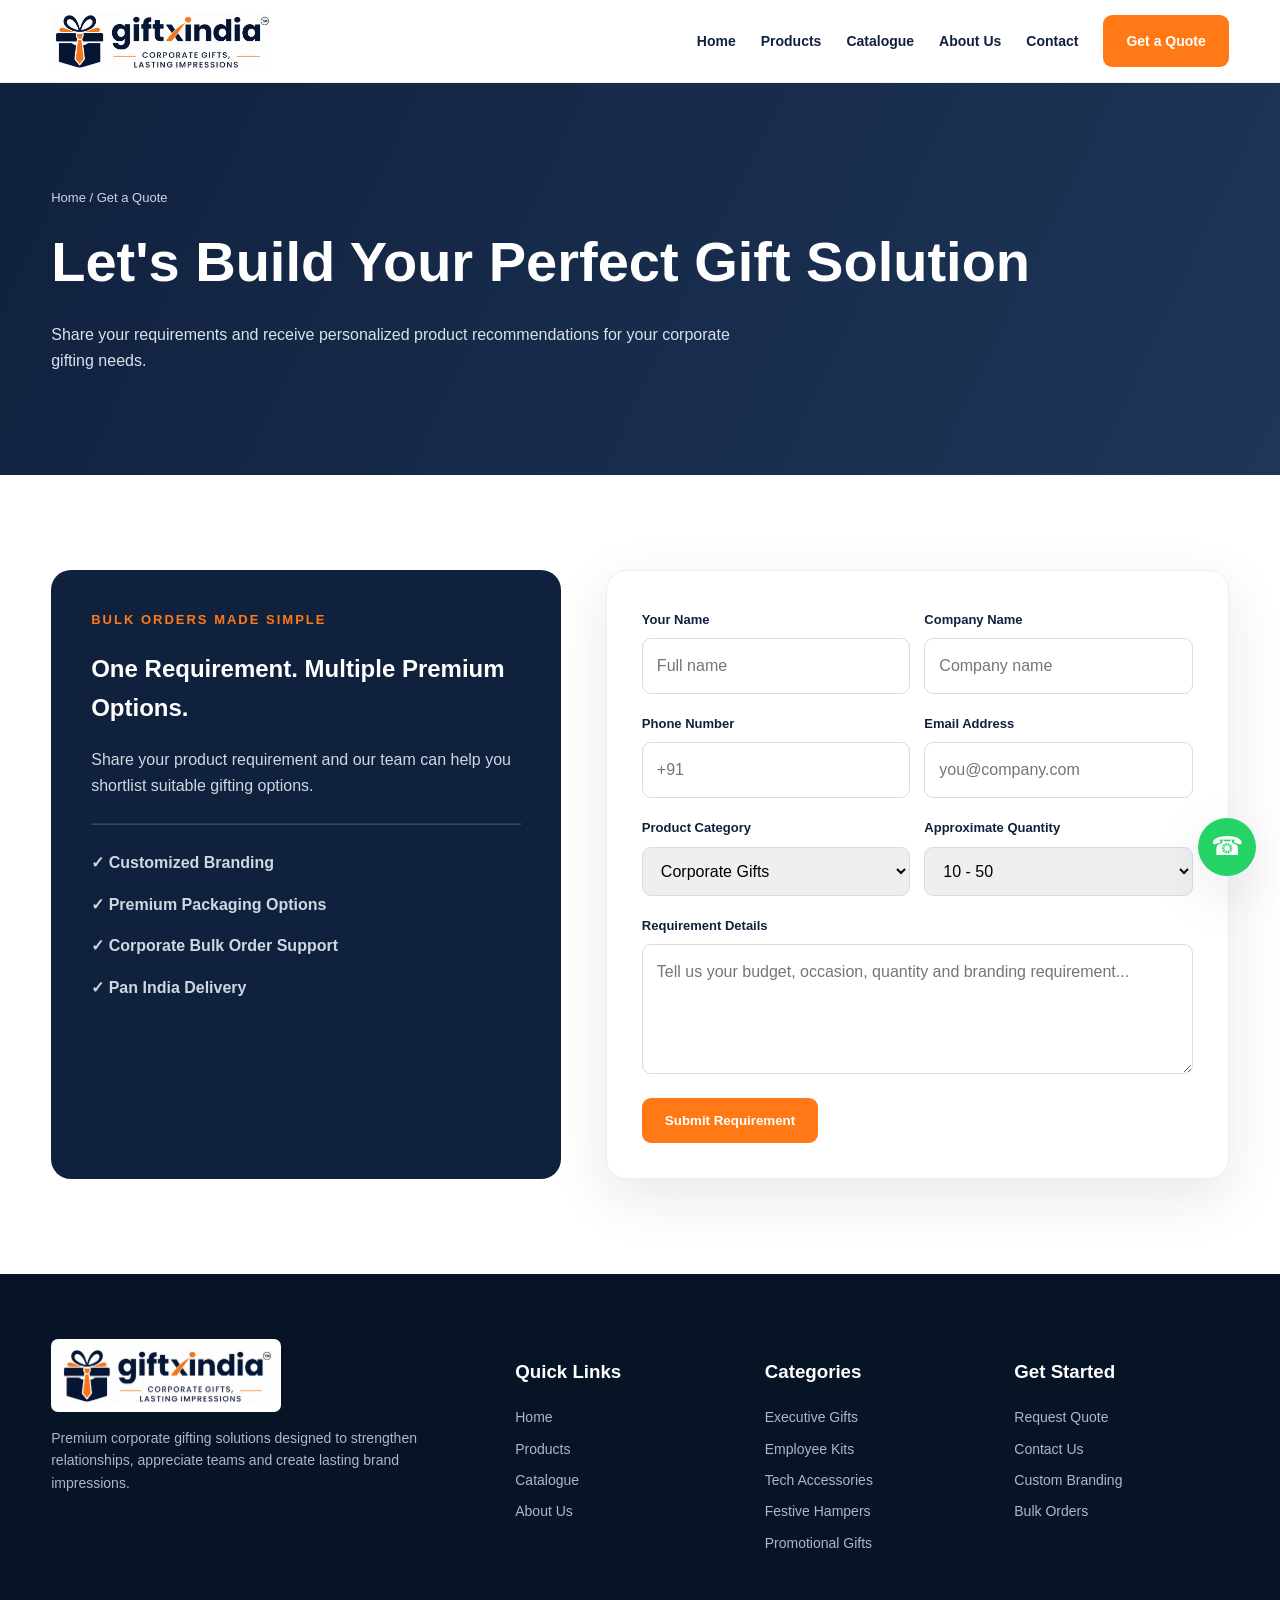
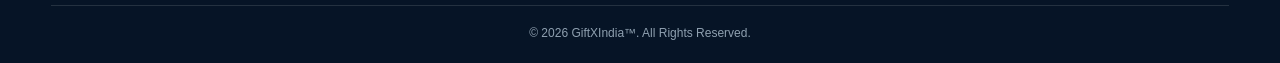
<file: quote.html>
<!doctype html><html lang="en"><head><meta charset="utf-8"><meta name="viewport" content="width=device-width,initial-scale=1"><title>Get a Quote | GiftXIndia™</title><link rel="stylesheet" href="assets/styles.css"></head><body>
<header><div class="container nav">
<a class="logo" href="index.html"><img src="assets/giftxindia-logo.png" alt="GiftXIndia™"></a>
<button class="mobile-btn" aria-label="Menu">☰</button>
<nav class="menu">
<a href="index.html">Home</a><a href="products.html">Products</a><a href="catalogue.html">Catalogue</a><a href="about.html">About Us</a><a href="contact.html">Contact</a>
<a class="btn btn-orange" href="quote.html">Get a Quote</a>
</nav></div></header>
<section class="page-hero"><div class="container"><div class="breadcrumb">Home / Get a Quote</div><h1>Let's Build Your Perfect Gift Solution</h1><p>Share your requirements and receive personalized product recommendations for your corporate gifting needs.</p></div></section><section class="section"><div class="container quote-grid"><aside class="info-panel"><div class="eyebrow">Bulk Orders Made Simple</div><h2>One Requirement. Multiple Premium Options.</h2><p>Share your product requirement and our team can help you shortlist suitable gifting options.</p><hr style="border-color:rgba(255,255,255,.15);margin:25px 0"><p><b>✓ Customized Branding</b></p><p><b>✓ Premium Packaging Options</b></p><p><b>✓ Corporate Bulk Order Support</b></p><p><b>✓ Pan India Delivery</b></p></aside><form class="form-card"><div class="form-row"><div><label>Your Name</label><input required placeholder="Full name"></div><div><label>Company Name</label><input placeholder="Company name"></div></div><div class="form-row"><div><label>Phone Number</label><input required placeholder="+91"></div><div><label>Email Address</label><input type="email" required placeholder="you@company.com"></div></div><div class="form-row"><div><label>Product Category</label><select><option>Corporate Gifts</option><option>Employee Kits</option><option>Festive Hampers</option><option>Promotional Gifts</option><option>Executive Gifts</option></select></div><div><label>Approximate Quantity</label><select><option>10 - 50</option><option>51 - 100</option><option>101 - 500</option><option>500+</option></select></div></div><label>Requirement Details</label><textarea placeholder="Tell us your budget, occasion, quantity and branding requirement..."></textarea><button class="btn btn-orange" type="submit">Submit Requirement</button><div class="notice">Thank you! Your request has been submitted successfully.</div></form></div></section>
<footer><div class="container footer-grid">
<div><img class="footer-logo" src="assets/giftxindia-logo.png" alt="GiftXIndia™"><p>Premium corporate gifting solutions designed to strengthen relationships, appreciate teams and create lasting brand impressions.</p></div>
<div><h3>Quick Links</h3><ul><li><a href="index.html">Home</a></li><li><a href="products.html">Products</a></li><li><a href="catalogue.html">Catalogue</a></li><li><a href="about.html">About Us</a></li></ul></div>
<div><h3>Categories</h3><ul><li>Executive Gifts</li><li>Employee Kits</li><li>Tech Accessories</li><li>Festive Hampers</li><li>Promotional Gifts</li></ul></div>
<div><h3>Get Started</h3><ul><li><a href="quote.html">Request Quote</a></li><li><a href="contact.html">Contact Us</a></li><li>Custom Branding</li><li>Bulk Orders</li></ul></div>
</div><div class="container copyright">© 2026 GiftXIndia™. All Rights Reserved.</div></footer>
<a class="whatsapp" href="https://wa.me/919451720757" target="_blank" aria-label="WhatsApp">☎</a>
<script src="assets/app.js"></script>
</body></html>
</file>
<file: assets/styles.css>
:root{
 --navy:#10213d;--navy2:#07172c;--orange:#ff7a16;--orange2:#f26500;
 --cream:#f7f5f1;--muted:#667085;--line:#e8e8e8;--white:#fff;
 --shadow:0 18px 55px rgba(10,28,52,.10);--radius:18px;
}
*{box-sizing:border-box} html{scroll-behavior:smooth}
body{margin:0;font-family:Inter,Arial,sans-serif;color:var(--navy);background:#fff;line-height:1.6}
a{text-decoration:none;color:inherit} img{max-width:100%;display:block}
.container{width:min(1180px,92%);margin:auto}
.topbar{background:var(--navy2);color:#fff;font-size:13px}
.topbar .container{display:flex;justify-content:space-between;padding:8px 0;gap:15px;flex-wrap:wrap}
header{position:sticky;top:0;z-index:1000;background:rgba(255,255,255,.96);backdrop-filter:blur(14px);border-bottom:1px solid #eee}
.nav{min-height:82px;display:flex;align-items:center;justify-content:space-between;gap:20px}
.logo img{width:220px;height:60px;object-fit:contain;object-position:left center}
.menu{display:flex;gap:25px;align-items:center;font-size:14px;font-weight:700}
.menu a:hover{color:var(--orange)}
.btn{display:inline-flex;align-items:center;justify-content:center;gap:8px;padding:14px 22px;border-radius:9px;font-weight:800;border:1px solid transparent;transition:.25s}
.btn-orange{background:var(--orange);color:#fff}.btn-orange:hover{background:var(--navy);transform:translateY(-2px)}
.btn-dark{background:var(--navy);color:#fff}.btn-dark:hover{background:var(--orange)}
.btn-light{background:#fff;color:var(--navy)}.btn-outline{border-color:var(--navy);color:var(--navy);background:transparent}
.mobile-btn{display:none;background:none;border:0;font-size:25px}
.hero{min-height:680px;display:flex;align-items:center;color:#fff;background:linear-gradient(90deg,rgba(7,23,44,.94),rgba(7,23,44,.68)),url('https://images.unsplash.com/photo-1556761175-b413da4baf72?auto=format&fit=crop&w=1800&q=85') center/cover}
.hero-content{max-width:760px;padding:100px 0}.eyebrow{color:var(--orange);font-size:13px;font-weight:900;letter-spacing:2px;text-transform:uppercase}
.hero h1{font-size:clamp(42px,6vw,76px);line-height:1.08;margin:15px 0 20px}.hero h1 span{color:var(--orange)}
.hero p{max-width:650px;color:#dce3ec;font-size:18px}.hero-actions{display:flex;gap:14px;flex-wrap:wrap;margin-top:30px}
.section{padding:95px 0}.section-soft{background:var(--cream)}
.section-head{max-width:720px;margin-bottom:42px}.section-head h2{font-size:clamp(30px,4vw,48px);line-height:1.15;margin:10px 0}.section-head p{color:var(--muted)}
.stats{margin-top:-58px;position:relative;z-index:5}.stats-grid{display:grid;grid-template-columns:repeat(4,1fr);background:#fff;border-radius:18px;box-shadow:var(--shadow)}
.stat{padding:28px;text-align:center;border-right:1px solid var(--line)}.stat:last-child{border:0}.stat strong{font-size:32px;color:var(--orange);display:block}.stat span{font-size:13px;color:var(--muted)}
.grid-4{display:grid;grid-template-columns:repeat(4,1fr);gap:22px}.grid-3{display:grid;grid-template-columns:repeat(3,1fr);gap:24px}
.card{background:#fff;border:1px solid #eee;border-radius:var(--radius);overflow:hidden;box-shadow:0 8px 30px rgba(0,0,0,.04);transition:.3s}.card:hover{transform:translateY(-7px);box-shadow:var(--shadow)}
.card-img{height:230px;overflow:hidden}.card-img img{width:100%;height:100%;object-fit:cover;transition:.5s}.card:hover .card-img img{transform:scale(1.07)}
.card-body{padding:22px}.card-body h3{margin:0 0 8px;font-size:20px}.card-body p{margin:0 0 15px;color:var(--muted);font-size:14px}.link-orange{color:var(--orange);font-weight:800;font-size:14px}
.product-tag{display:inline-block;background:#fff0e6;color:var(--orange2);padding:5px 10px;border-radius:30px;font-size:11px;font-weight:900;margin-bottom:10px}
.feature-banner{background:var(--navy);color:#fff;border-radius:24px;padding:55px;display:grid;grid-template-columns:1.1fr .9fr;gap:35px;align-items:center}
.feature-banner p{color:#cad4df}.feature-list{display:grid;grid-template-columns:repeat(2,1fr);gap:16px;margin-top:25px}.feature-item{display:flex;gap:12px}.icon{min-width:42px;height:42px;border-radius:12px;background:rgba(255,122,22,.15);color:var(--orange);display:grid;place-items:center;font-weight:900}
.process{display:grid;grid-template-columns:repeat(4,1fr);gap:20px}.process-card{padding:28px;background:#fff;border-radius:16px;border:1px solid var(--line)}.num{width:48px;height:48px;border-radius:50%;display:grid;place-items:center;background:var(--navy);color:var(--orange);font-weight:900;margin-bottom:18px}
.cta{background:linear-gradient(110deg,var(--orange),#ff9c49);color:#fff;text-align:center;padding:80px 20px}.cta h2{font-size:44px;margin:0 0 12px}.cta p{max-width:700px;margin:0 auto 26px}
.page-hero{padding:105px 0 85px;background:linear-gradient(115deg,var(--navy),#1e3659);color:#fff}.page-hero h1{font-size:56px;margin:8px 0}.page-hero p{color:#d9e1ea;max-width:680px}
.filters{display:flex;gap:10px;flex-wrap:wrap;margin-bottom:28px}.filter{padding:10px 16px;border:1px solid #ddd;border-radius:30px;background:#fff;font-weight:700;cursor:pointer}.filter.active,.filter:hover{background:var(--orange);color:#fff;border-color:var(--orange)}
.search{width:100%;padding:15px 18px;border:1px solid #ddd;border-radius:10px;margin-bottom:25px;font:inherit}
.product-card .card-img{height:255px}.price-note{font-size:12px;color:var(--muted)}
.quote-grid,.contact-grid{display:grid;grid-template-columns:.9fr 1.1fr;gap:45px}.info-panel{background:var(--navy);color:#fff;padding:40px;border-radius:20px}.info-panel p{color:#ced8e3}
.form-card{padding:35px;background:#fff;border:1px solid #eee;border-radius:20px;box-shadow:var(--shadow)}
.form-row{display:grid;grid-template-columns:1fr 1fr;gap:14px}.form-card input,.form-card select,.form-card textarea{width:100%;padding:14px;border:1px solid #d9dce1;border-radius:9px;margin:7px 0 16px;font:inherit}.form-card textarea{min-height:130px;resize:vertical}.form-card label{font-size:13px;font-weight:800}
.catalogue-box{background:#fff;border-radius:20px;padding:45px;box-shadow:var(--shadow);text-align:center}
.breadcrumb{font-size:13px;color:#cdd6e2}.detail-grid{display:grid;grid-template-columns:1fr 1fr;gap:55px}.detail-image{background:#f5f5f5;border-radius:20px;overflow:hidden}.detail-image img{width:100%;height:520px;object-fit:cover}.specs{display:grid;grid-template-columns:repeat(2,1fr);gap:12px;margin:22px 0}.spec{padding:13px;border:1px solid #e8e8e8;border-radius:10px;font-size:13px}
footer{background:#061426;color:#fff;padding:65px 0 20px}.footer-grid{display:grid;grid-template-columns:2fr 1fr 1fr 1fr;gap:35px}.footer-grid p,.footer-grid li{color:#aab8c7;font-size:14px}.footer-grid ul{list-style:none;padding:0}.footer-grid li{margin:9px 0}.footer-logo{width:230px;background:#fff;padding:8px;border-radius:7px;margin-bottom:15px}.copyright{border-top:1px solid rgba(255,255,255,.12);margin-top:35px;padding-top:18px;color:#8fa0b0;font-size:12px;text-align:center}
.whatsapp{position:fixed;right:24px;bottom:24px;width:58px;height:58px;border-radius:50%;display:grid;place-items:center;background:#25d366;color:#fff;font-size:26px;z-index:1001;box-shadow:var(--shadow)}
.notice{padding:14px;border-radius:10px;background:#eaf8ef;color:#18753b;margin-top:15px;display:none}
@media(max-width:950px){.menu{position:absolute;top:82px;left:0;right:0;background:#fff;padding:20px;display:none;flex-direction:column;align-items:flex-start;box-shadow:var(--shadow)}.menu.open{display:flex}.mobile-btn{display:block}.grid-4{grid-template-columns:repeat(2,1fr)}.grid-3{grid-template-columns:repeat(2,1fr)}.stats-grid,.process{grid-template-columns:repeat(2,1fr)}.feature-banner,.quote-grid,.contact-grid,.detail-grid{grid-template-columns:1fr}.footer-grid{grid-template-columns:repeat(2,1fr)}}
@media(max-width:600px){.topbar .container{justify-content:center}.logo img{width:185px}.hero{min-height:620px}.section{padding:70px 0}.grid-4,.grid-3,.stats-grid,.process,.feature-list,.form-row,.footer-grid,.specs{grid-template-columns:1fr}.stat{border-right:0;border-bottom:1px solid var(--line)}.cta h2{font-size:34px}.page-hero h1{font-size:40px}.detail-image img{height:360px}.feature-banner{padding:30px}.card-img{height:210px}}


/* ================= TESTIMONIALS ================= */
.testimonial-section{
    background: linear-gradient(135deg, #f7f5f1 0%, #ffffff 100%);
}
.testimonial-grid{
    display:grid;
    grid-template-columns:repeat(3,1fr);
    gap:24px;
}
.testimonial-card{
    background:#fff;
    border:1px solid #ececec;
    border-radius:20px;
    padding:30px;
    box-shadow:0 12px 35px rgba(10,28,52,.06);
    transition:.3s ease;
}
.testimonial-card:hover{
    transform:translateY(-7px);
    box-shadow:0 20px 45px rgba(10,28,52,.12);
}
.quote-mark{
    color:var(--orange);
    font-size:46px;
    line-height:.7;
    font-family:Georgia,serif;
}
.stars{
    color:var(--orange);
    letter-spacing:3px;
    margin:12px 0;
}
.testimonial-card p{
    color:var(--muted);
    font-size:14px;
    line-height:1.8;
}
.testimonial-person{
    display:flex;
    align-items:center;
    gap:13px;
    margin-top:22px;
    padding-top:18px;
    border-top:1px solid var(--line);
}
.person-avatar{
    width:48px;
    height:48px;
    border-radius:50%;
    background:var(--navy);
    color:var(--orange);
    display:grid;
    place-items:center;
    font-weight:900;
}
.testimonial-person strong{
    display:block;
    font-size:14px;
}
.testimonial-person span{
    display:block;
    font-size:12px;
    color:var(--muted);
}

/* ================= CLIENT LOGO SLIDER ================= */
.clients-section{
    overflow:hidden;
    background:#fff;
}
.logo-slider{
    position:relative;
    overflow:hidden;
    width:100%;
    padding:10px 0;
}
.logo-track{
    display:flex;
    width:max-content;
    animation:logoScroll 28s linear infinite;
}
.logo-slider:hover .logo-track{
    animation-play-state:paused;
}
.client-logo{
    width:190px;
    height:88px;
    margin:0 10px;
    border:1px solid #e8e8e8;
    border-radius:14px;
    display:flex;
    align-items:center;
    justify-content:center;
    background:#fff;
    color:var(--navy);
    font-size:17px;
    font-weight:900;
    letter-spacing:.3px;
    box-shadow:0 6px 20px rgba(10,28,52,.04);
}
.client-logo span{
    color:var(--orange);
}
@keyframes logoScroll{
    from{transform:translateX(0)}
    to{transform:translateX(-50%)}
}

@media(max-width:950px){
    .testimonial-grid{grid-template-columns:1fr 1fr}
}
@media(max-width:600px){
    .testimonial-grid{grid-template-columns:1fr}
    .client-logo{width:160px;height:76px;font-size:14px}
}


/* ================= HOME IMAGE SLIDER ================= */
.hero-slider{
    position:relative;
    height:680px;
    overflow:hidden;
    background:var(--navy2);
}
.hero-slider .slide{
    position:absolute;
    inset:0;
    background-size:cover;
    background-position:center;
    opacity:0;
    visibility:hidden;
    transform:scale(1.03);
    transition:opacity .8s ease, transform 5s ease, visibility .8s ease;
}
.hero-slider .slide.active{
    opacity:1;
    visibility:visible;
    transform:scale(1);
}
.slide-content{
    height:100%;
    display:flex;
    flex-direction:column;
    justify-content:center;
    color:#fff;
    max-width:1180px;
    position:relative;
    z-index:2;
}
.slide-content > *{
    max-width:760px;
}
.slide-content h1{
    font-size:clamp(42px,6vw,76px);
    line-height:1.08;
    margin:15px 0 20px;
}
.slide-content h1 span{
    color:var(--orange);
}
.slide-content p{
    color:#dce3ec;
    font-size:18px;
    line-height:1.75;
}
.slider-arrow{
    position:absolute;
    top:50%;
    transform:translateY(-50%);
    width:52px;
    height:52px;
    border:1px solid rgba(255,255,255,.45);
    background:rgba(7,23,44,.35);
    color:#fff;
    border-radius:50%;
    font-size:40px;
    line-height:40px;
    z-index:5;
    cursor:pointer;
    transition:.25s;
}
.slider-arrow:hover{
    background:var(--orange);
    border-color:var(--orange);
}
.slider-arrow.prev{left:30px}
.slider-arrow.next{right:30px}
.slider-dots{
    position:absolute;
    z-index:5;
    bottom:35px;
    left:50%;
    transform:translateX(-50%);
    display:flex;
    gap:10px;
}
.slider-dot{
    width:10px;
    height:10px;
    border-radius:50%;
    padding:0;
    border:0;
    background:rgba(255,255,255,.55);
    cursor:pointer;
    transition:.25s;
}
.slider-dot.active{
    width:30px;
    border-radius:20px;
    background:var(--orange);
}
@media(max-width:700px){
    .hero-slider{height:620px}
    .slider-arrow{width:42px;height:42px;font-size:31px}
    .slider-arrow.prev{left:12px}
    .slider-arrow.next{right:12px}
    .slider-dots{bottom:24px}
    .slide-content{width:84%;margin:auto}
}

/* =================================
   GIFTXINDIA DIRECTOR PROFILE
================================= */

.director-section {
    padding: 65px 20px;
    background: #f7f9fc;
}

.director-container {
    max-width: 1100px;
    margin: 0 auto;
    display: flex;
    align-items: center;
    justify-content: center;
    gap: 55px;
}

.director-image-box {
    flex: 0 0 300px;
    width: 300px;
}

.director-photo {
    width: 300px;
    height: 360px;
    display: block;
    object-fit: cover;
    object-position: center top;
    border-radius: 12px;
    border: 4px solid #ffffff;
    box-shadow: 0 8px 25px rgba(0, 0, 0, 0.12);
}

.director-info {
    flex: 1;
    max-width: 600px;
}

.director-label {
    color: #f58220;
    font-size: 13px;
    font-weight: 700;
    letter-spacing: 2px;
}

.director-info h2 {
    color: #102b50;
    font-size: 32px;
    margin: 12px 0;
}

.director-info h3 {
    color: #102b50;
    font-size: 23px;
    margin: 15px 0 5px;
}

.director-designation {
    color: #f58220;
    font-weight: 600;
    margin-bottom: 18px;
}

.director-description {
    color: #555;
    font-size: 16px;
    line-height: 1.8;
}

/* Mobile Responsive */

@media (max-width: 768px) {

    .director-section {
        padding: 40px 18px;
    }

    .director-container {
        flex-direction: column;
        text-align: center;
        gap: 25px;
    }

    .director-image-box {
        flex: none;
        width: 220px;
    }

    .director-photo {
        width: 220px;
        height: 270px;
    }

    .director-info h2 {
        font-size: 26px;
    }

    .director-info h3 {
        font-size: 21px;
    }

    .director-description {
        font-size: 15px;
    }

}
</file>
